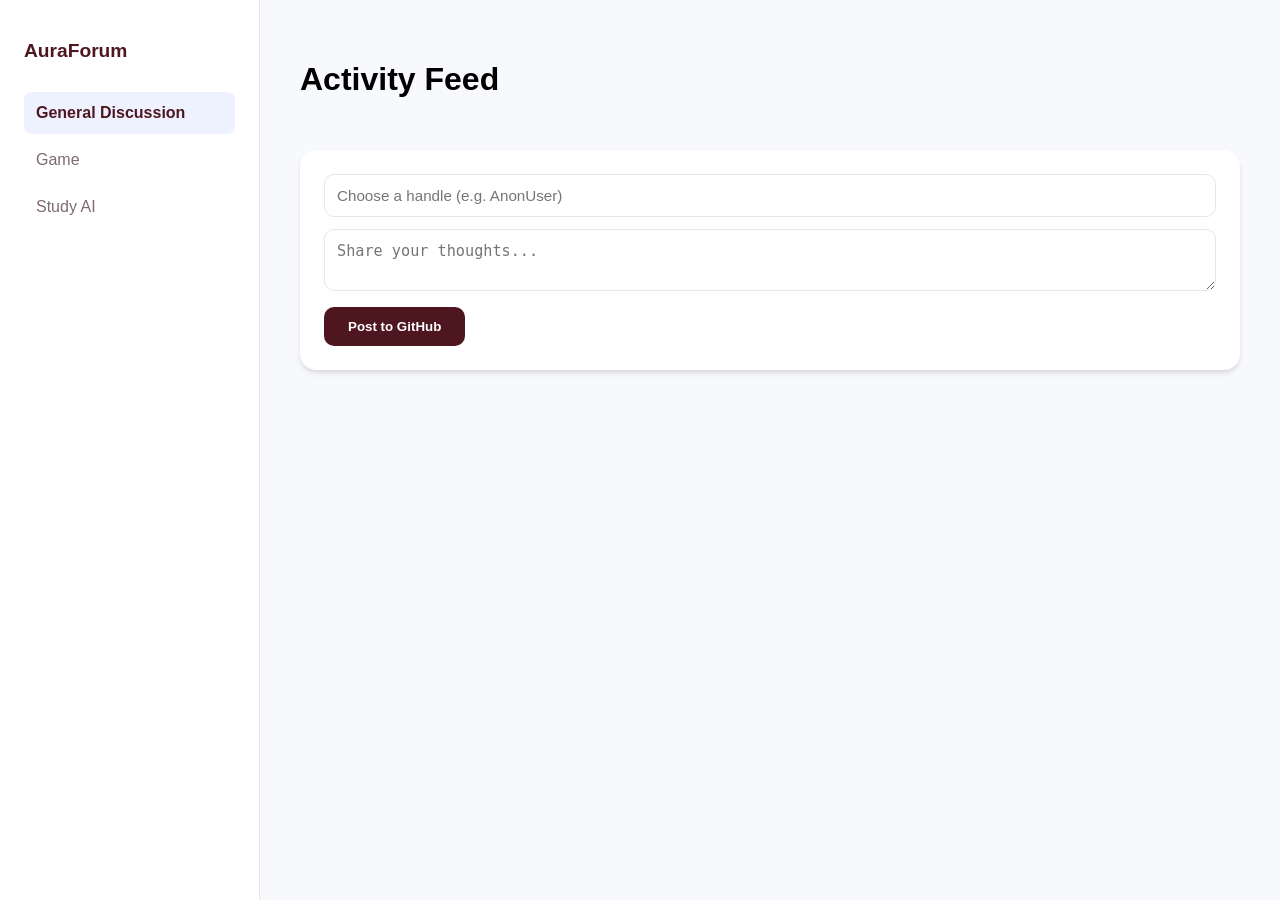
<file: index.html>
<!DOCTYPE html>
<html lang="en">
<head>
    <meta charset="UTF-8">
    <meta name="viewport" content="width=device-width, initial-scale=1.0">
    <title>Forum Dashboard</title>
    <style>
        :root {
            --bg-main: #F8F9FD;
            --sidebar-bg: #FFFFFF;
            --accent: #4e1720;
            --text-main: #371f22;
            --text-muted: #806b6c;
            --card-shadow: 0 4px 6px -1px rgba(0, 0, 0, 0.1), 0 2px 4px -1px rgba(0, 0, 0, 0.06);
        }

        * { box-sizing: border-box; }
        body { 
            font-family: 'Inter', -apple-system, sans-serif; 
            background-color: var(--bg-main); 
            margin: 0; 
            display: flex; 
            height: 100vh; 
        }

        /* SIDEBAR */
        nav {
            width: 260px;
            background: var(--sidebar-bg);
            border-right: 1px solid #E5E7EB;
            padding: 24px;
            display: flex;
            flex-direction: column;
        }

        nav h2 { font-size: 1.2rem; color: var(--accent); margin-bottom: 30px; }
        .nav-item { 
            padding: 12px; 
            border-radius: 8px; 
            color: var(--text-muted); 
            cursor: pointer; 
            margin-bottom: 5px;
            transition: 0.2s;
        }
        .nav-item.active { background: #EEF2FF; color: var(--accent); font-weight: 600; }

        /* MAIN CONTENT */
        main { flex: 1; overflow-y: auto; padding: 40px; }

        .header-row { display: flex; justify-content: space-between; align-items: center; margin-bottom: 30px; }
        
        /* THE INPUT CARD */
        .input-card {
            background: white;
            padding: 24px;
            border-radius: 16px;
            box-shadow: var(--card-shadow);
            margin-bottom: 30px;
        }

        input, textarea {
            width: 100%;
            border: 1px solid #E5E7EB;
            border-radius: 10px;
            padding: 12px;
            margin-bottom: 12px;
            font-size: 0.95rem;
            outline: none;
        }
        input:focus, textarea:focus { border-color: var(--accent); ring: 2px var(--accent); }

        .btn-primary {
            background: var(--accent);
            color: white;
            border: none;
            padding: 12px 24px;
            border-radius: 10px;
            font-weight: 600;
            cursor: pointer;
            transition: transform 0.1s;
        }
        .btn-primary:hover { opacity: 0.9; transform: translateY(-1px); }

        /* FEED CARDS */
        .post-card {
            background: white;
            padding: 20px;
            border-radius: 16px;
            box-shadow: var(--card-shadow);
            margin-bottom: 16px;
            border: 1px solid transparent;
            transition: 0.2s;
        }
        .post-card:hover { border-color: var(--accent); }
        
        .post-header { display: flex; align-items: center; margin-bottom: 12px; }
        .avatar-circle {
            width: 40px;
            height: 40px;
            background: #E0E7FF;
            border-radius: 50%;
            margin-right: 12px;
            display: flex;
            align-items: center;
            justify-content: center;
            color: var(--accent);
            font-weight: bold;
        }
        .post-author { font-weight: 600; color: var(--text-main); }
        .post-time { font-size: 0.8rem; color: var(--text-muted); margin-left: auto; }
        .post-body { color: #4B5563; line-height: 1.5; }

    </style>
</head>
<body>

    <nav>
        <h2>AuraForum</h2>
        <div class="nav-item active">General Discussion</div>
        <div class="nav-item">Game</div>
        <div class="nav-item">Study AI</div>
    </nav>

    <main>
        <div class="header-row">
            <h1>Activity Feed</h1>
        </div>

        <div class="input-card">
            <input type="text" id="nickname" placeholder="Choose a handle (e.g. AnonUser)">
            <textarea id="message" placeholder="Share your thoughts..."></textarea>
            <button class="btn-primary" id="submitBtn">Post to GitHub</button>
        </div>

        <div id="feed-container">
            </div>
    </main>

</body>
</html>
</file>
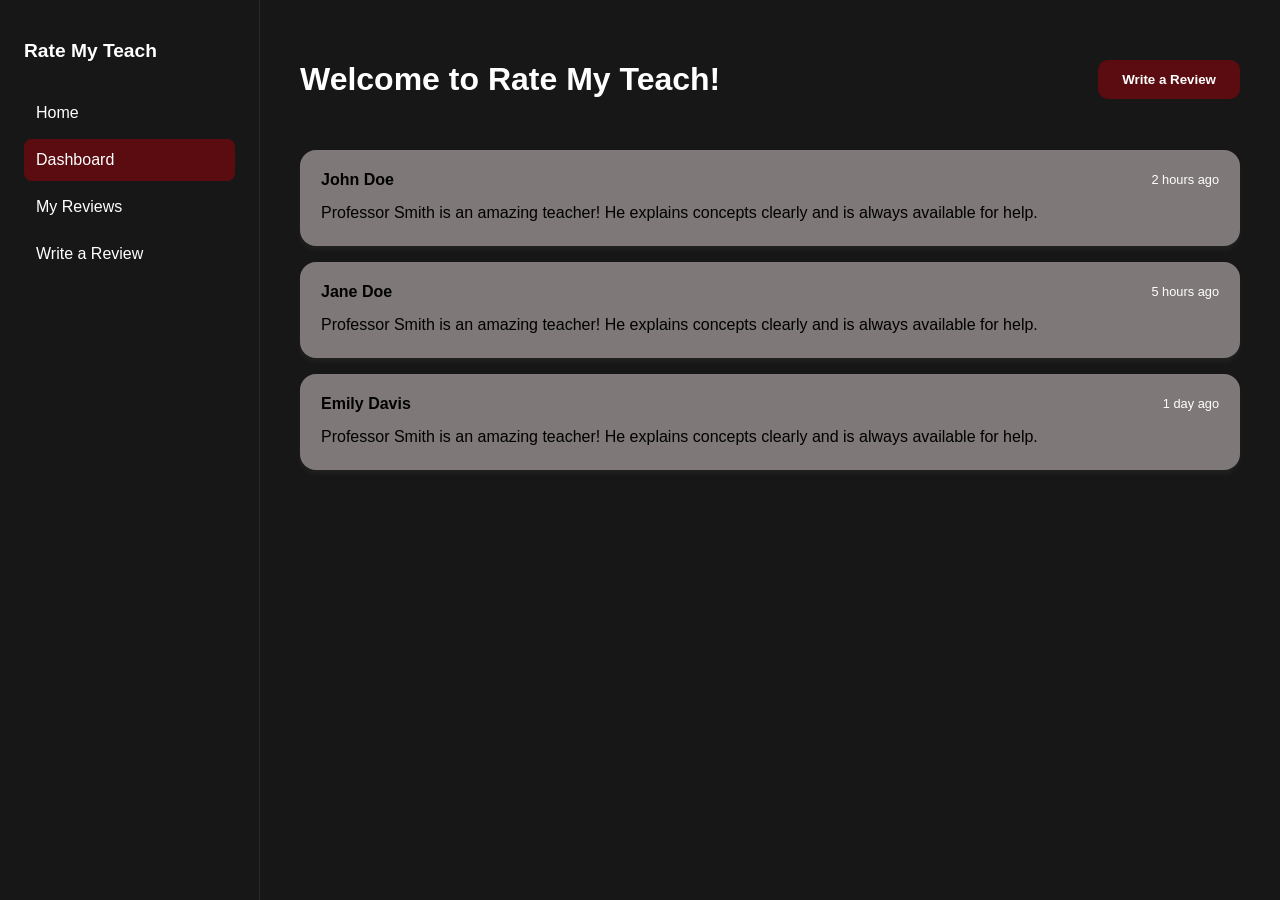
<file: templates/RateMyTeach.html>
<!DOCTYPE html>
<html lang="en">
<head>
    <meta charset="UTF-8">
    <meta name="viewport" content="width=device-width, initial-scale=1.0">
    <title>RateMyTeach</title>
    <style>
        :root {
            --bg-main: #181717;
            --sidebar-bg: #181717;
            --accent: #ffffff;
            --text-main: #454545;
            --text-muted: #ffffff;
            --card-shadow: 0 4px 6px -1px rgba(170, 170, 170, 0.1), 0 2px 4px -1px rgba(0, 0, 0, 0.06);
        }

        * { box-sizing: border-box; }
        body { 
            font-family: 'Inter', -apple-system, sans-serif; 
            background-color: var(--bg-main); 
            margin: 0; 
            display: flex; 
            height: 100vh; 
        }

        /* SIDEBAR */
        nav {
            width: 260px;
            background: var(--sidebar-bg);
            border-right: 1px solid #292929;
            padding: 24px;
            display: flex;
            flex-direction: column;
        }
        
        nav a {
            text-decoration: none; 
            color: inherit;       
            display: block;      
        }

        nav h2 { font-size: 1.2rem; color: var(--accent); margin-bottom: 30px; }
        .nav-item { 
            padding: 12px; 
            border-radius: 8px; 
            color: var(--text-muted); 
            cursor: pointer; 
            margin-bottom: 5px;
            transition: 0.2s;
        }
        .nav-item.active { background: #5b0c10; color: var(--accent);}

        /* MAIN CONTENT */
        main { flex: 1; overflow-y: auto; padding: 40px; }

        .header-row { color: white; display: flex; justify-content: space-between; align-items: center; margin-bottom: 30px; }
        
        /* THE INPUT CARD */
        .input-card {
            background: rgb(19, 19, 19);
            padding: 24px;
            border-radius: 16px;
            box-shadow: var(--card-shadow);
            margin-bottom: 30px;
        }

        input, textarea {
            width: 100%;
            background: black;
            border: 1px solid #464646;
            color: white;
            border-radius: 10px;
            padding: 12px;
            margin-bottom: 12px;
            font-size: 0.95rem;
            outline: none;
        }
        input:focus, textarea:focus { border-color: var(--accent); }

        .btn-primary {
            background: #5b0c10;
            color: rgb(255, 255, 255);
            border: none;
            padding: 12px 24px;
            border-radius: 10px;
            font-weight: 600;
            cursor: pointer;
            transition: transform 0.1s;
        }
        .btn-primary:hover { opacity: 0.9; transform: translateY(-1px); }

        /* FEED CARDS */
        .post-card {
            background: rgb(126, 120, 120);
            padding: 20px;
            border-radius: 16px;
            box-shadow: var(--card-shadow);
            margin-bottom: 16px;
            border: 1px solid transparent;
            transition: 0.2s;
        }
        .post-card:hover { border-color: var(--accent); }
        
        .post-header { display: flex; align-items: center; margin-bottom: 12px; }

        .post-time { font-size: 0.8rem; color: var(--text-muted); margin-left: auto; }
        .post-body { color: #000000; line-height: 1.5; }

    </style>
</head>
<body>
    <nav>
        <h2>Rate My Teach</h2>
            <div class="nav-item"><a href="index.html">Home</a></div>
            <div class="nav-item active"><a href="#">Dashboard</a></div>
            <div class="nav-item"><a href="MyReview.html">My Reviews</a></div>
            <div class="nav-item"><a href="Review.html">Write a Review</a></div>
    </nav>
    <main>
        <div class="header-row">
            <h1>Welcome to Rate My Teach!</h1>
            <button class="btn-primary">Write a Review</button>
        </div>
        <div class="post-card">
            <div class="post-header">
                <strong>John Doe</strong>
                <span class="post-time">2 hours ago</span>
            </div>
            <div class="post-body">
                Professor Smith is an amazing teacher! He explains concepts clearly and is always available for help. </div>
        </div>
        <div class="post-card">
            <div class="post-header">
                <strong>Jane Doe</strong>
                <span class="post-time">5 hours ago</span>
            </div>
            <div class="post-body"> Professor Smith is an amazing teacher! He explains concepts clearly and is always available for help. </div>
        </div>
        <div class="post-card">
            <div class="post-header">
                <strong>Emily Davis</strong>
                <span class="post-time">1 day ago</span>
            </div>
            <div class="post-body"> Professor Smith is an amazing teacher! He explains concepts clearly and is always available for help. </div>
        </div>
    </main>
    <script>
    document.querySelectorAll('.nav-item').forEach(item => {
        item.addEventListener('click', function() {
            // Remove 'active' class from all nav items
            document.querySelectorAll('.nav-item').forEach(i => i.classList.remove('active'));
            // Add 'active' class to the clicked item
            this.classList.add('active');
        });
    });
    </script>
</body>
</html>
</file>
